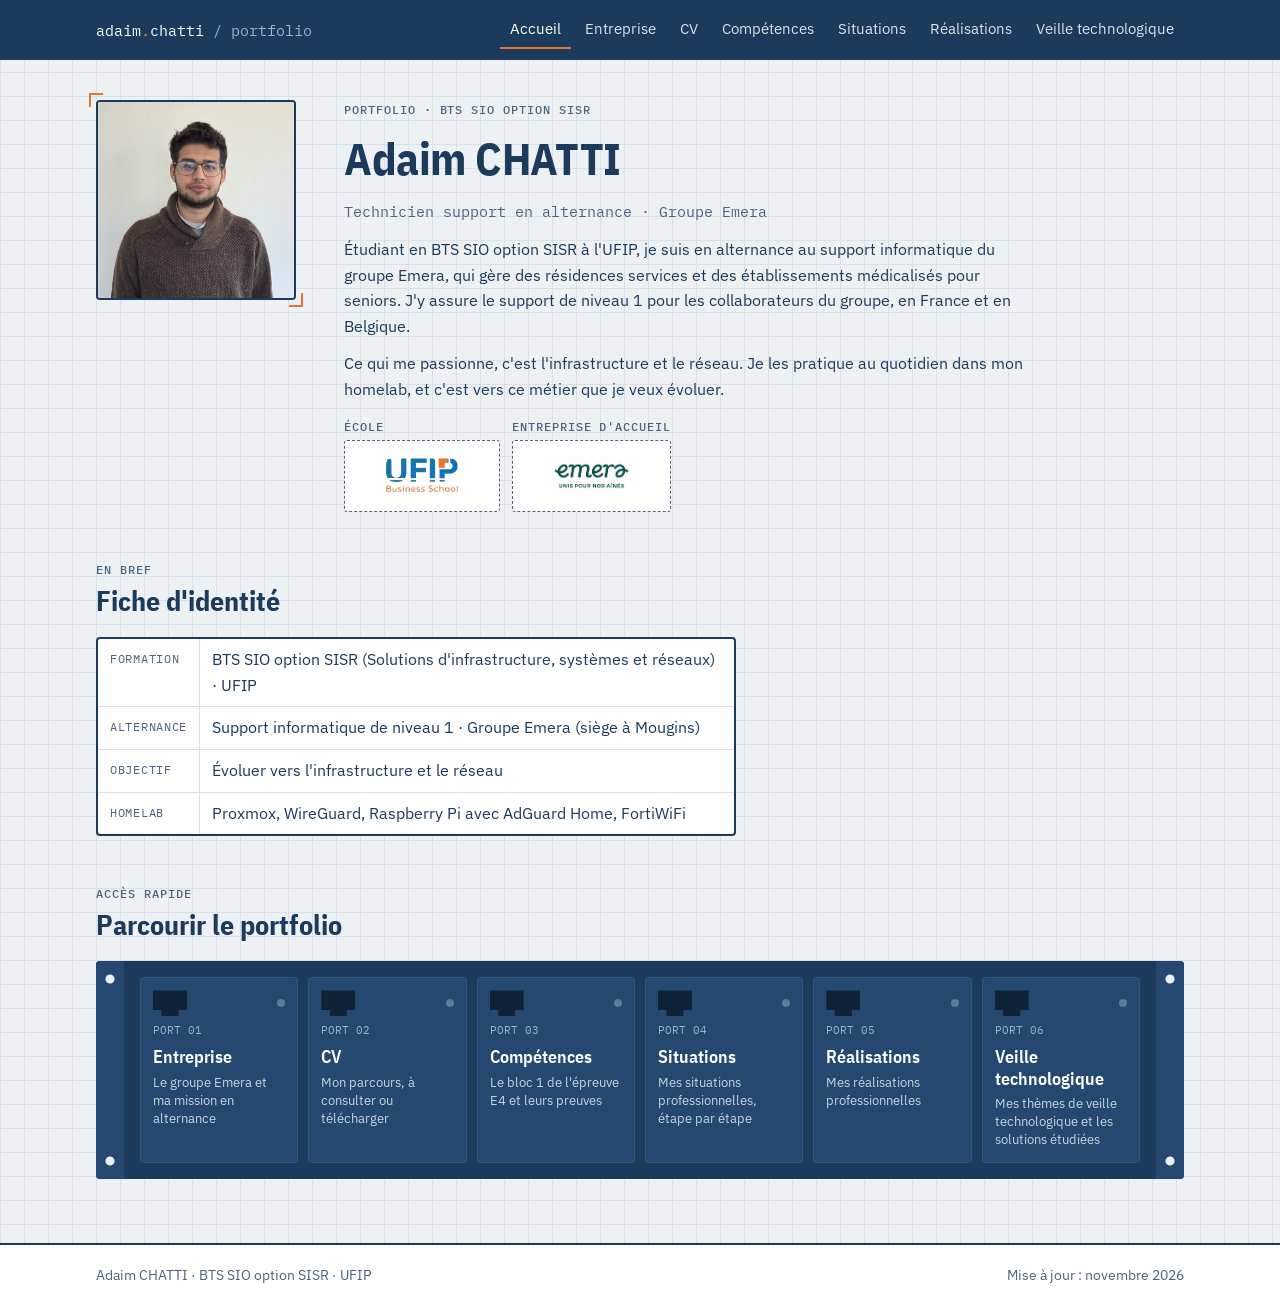
<file: index.html>
<!doctype html>
<html lang="fr">
<head>
  <meta charset="utf-8">
  <meta name="viewport" content="width=device-width, initial-scale=1, viewport-fit=cover">
  <title>Accueil · Adaim CHATTI</title>
  <link rel="stylesheet" href="assets/css/style.css">
</head>
<!-- Cette page est un modèle vide : son contenu est construit par assets/js/site.js
     à partir des fichiers du dossier contenu/. Ne pas écrire de texte ici. -->
<body data-page="accueil">
  <div id="entete"></div>
  <main id="contenu" class="conteneur">
    <noscript>Ce portfolio a besoin de JavaScript pour s'afficher.</noscript>
  </main>
  <div id="pied"></div>
  <script src="contenu/liste.js"></script>
  <script src="assets/js/site.js"></script>
</body>
</html>
</file>
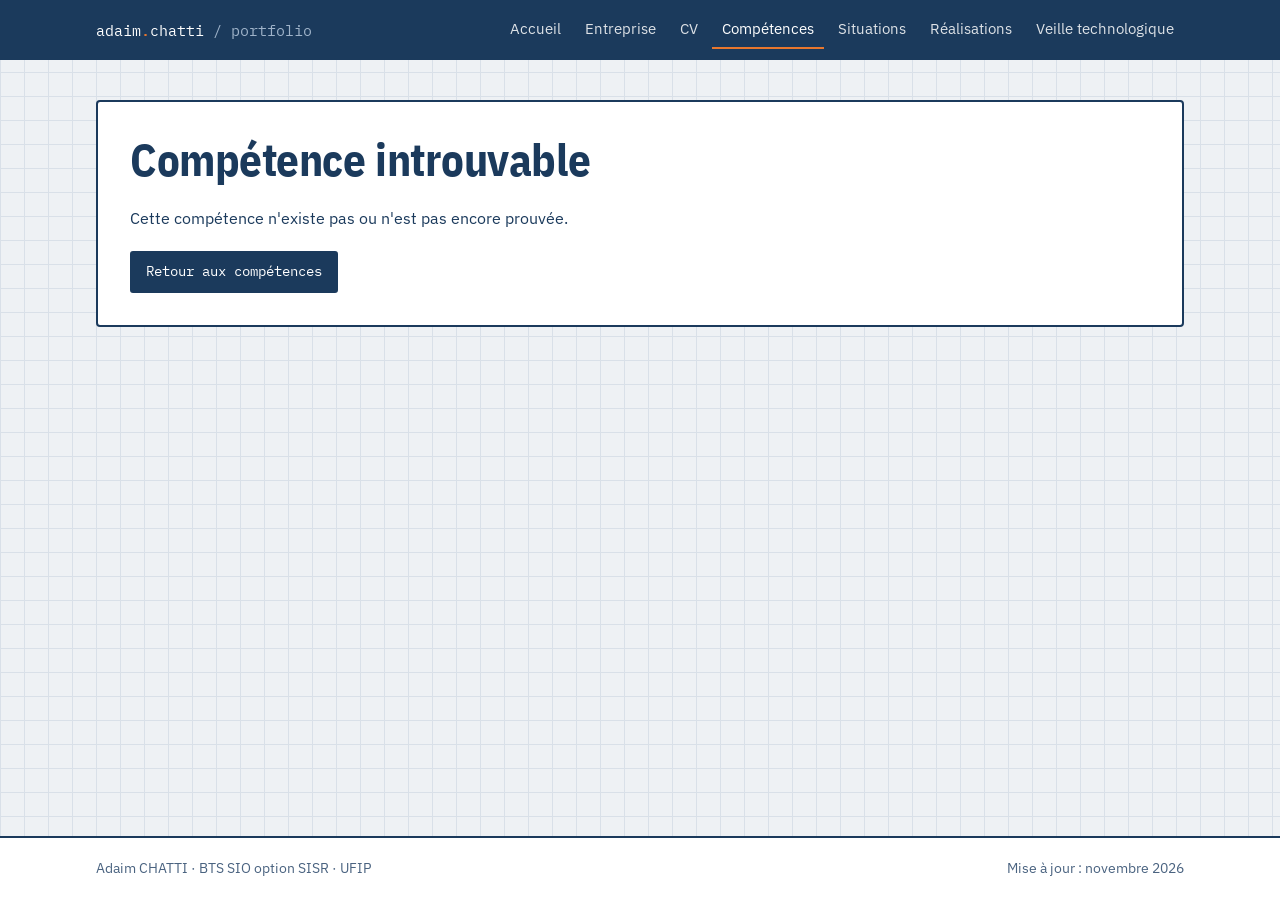
<file: competence.html>
<!doctype html>
<html lang="fr">
<head>
  <meta charset="utf-8">
  <meta name="viewport" content="width=device-width, initial-scale=1, viewport-fit=cover">
  <title>Compétence · Adaim CHATTI</title>
  <link rel="stylesheet" href="assets/css/style.css">
</head>
<!-- Cette page est un modèle vide : son contenu est construit par assets/js/site.js
     à partir des fichiers du dossier contenu/. Ne pas écrire de texte ici. -->
<body data-page="competence">
  <div id="entete"></div>
  <main id="contenu" class="conteneur">
    <noscript>Ce portfolio a besoin de JavaScript pour s'afficher.</noscript>
  </main>
  <div id="pied"></div>
  <script src="contenu/liste.js"></script>
  <script src="assets/js/site.js"></script>
</body>
</html>
</file>
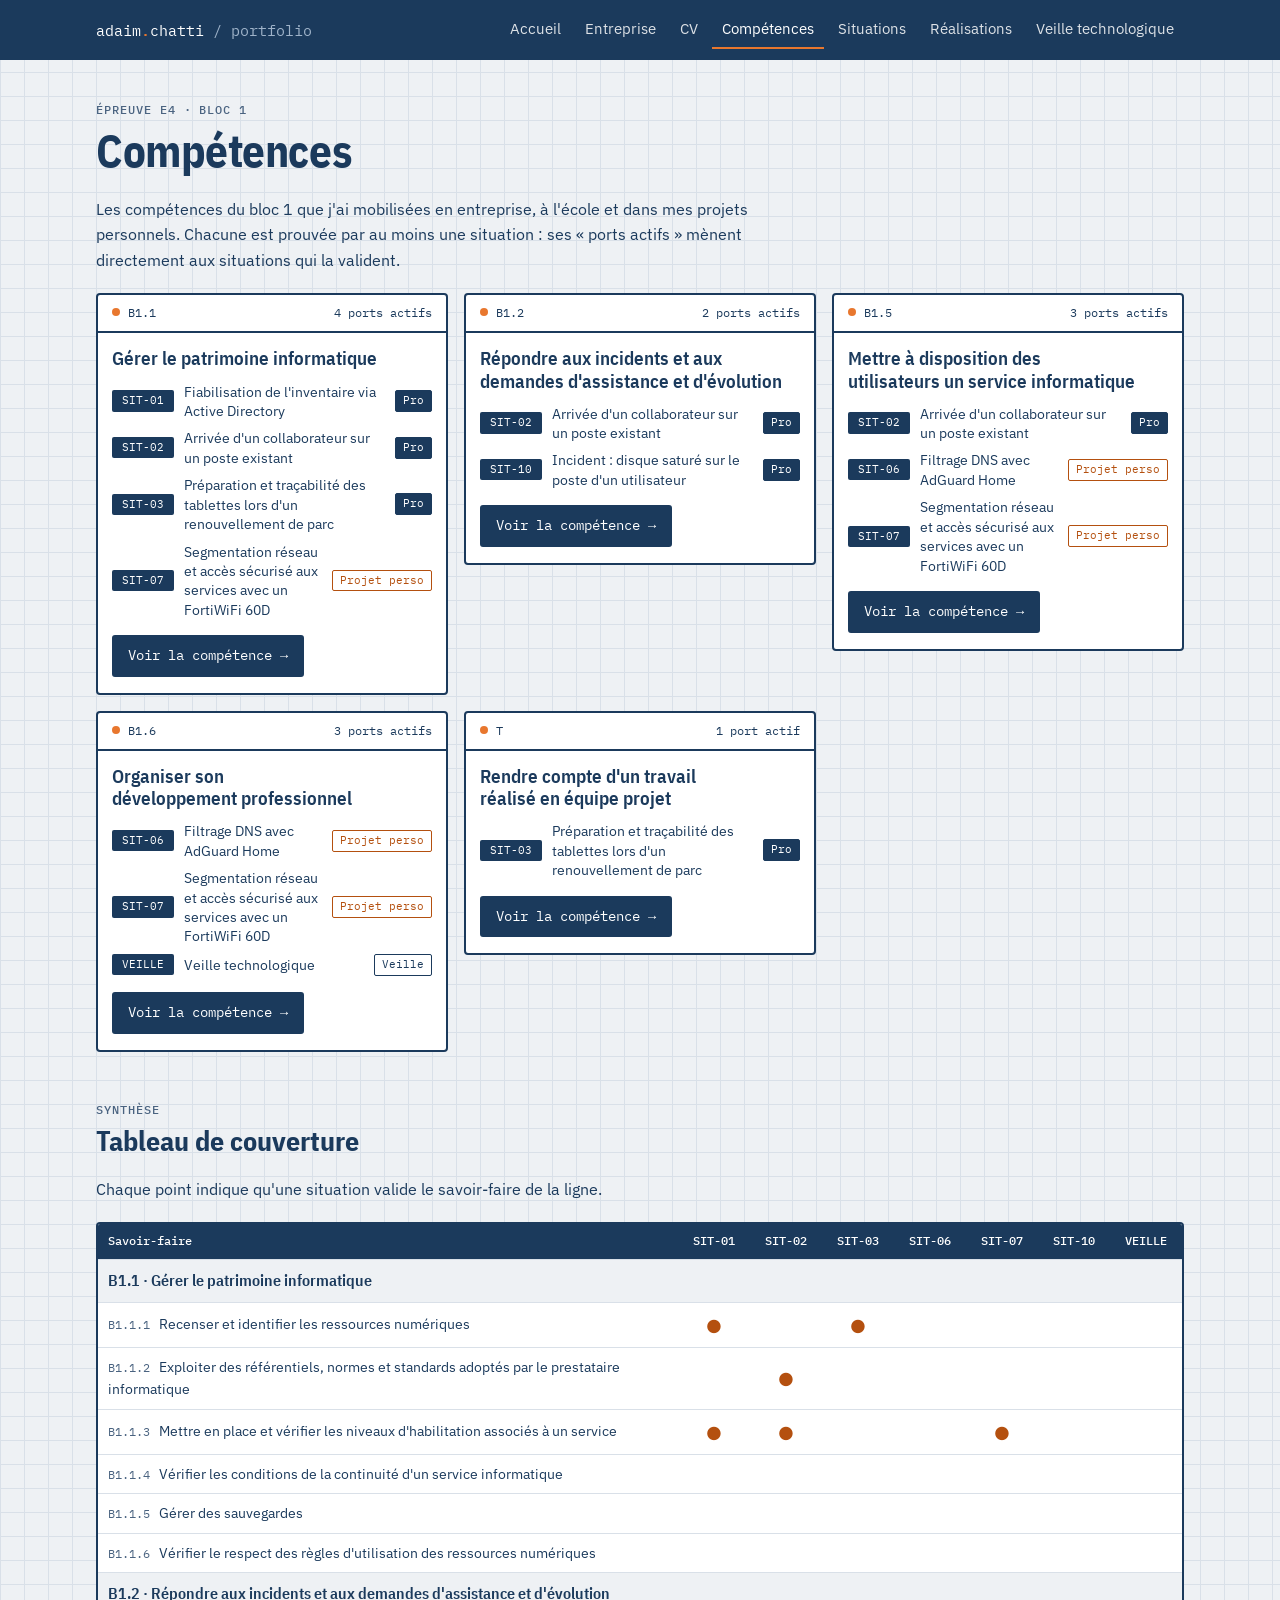
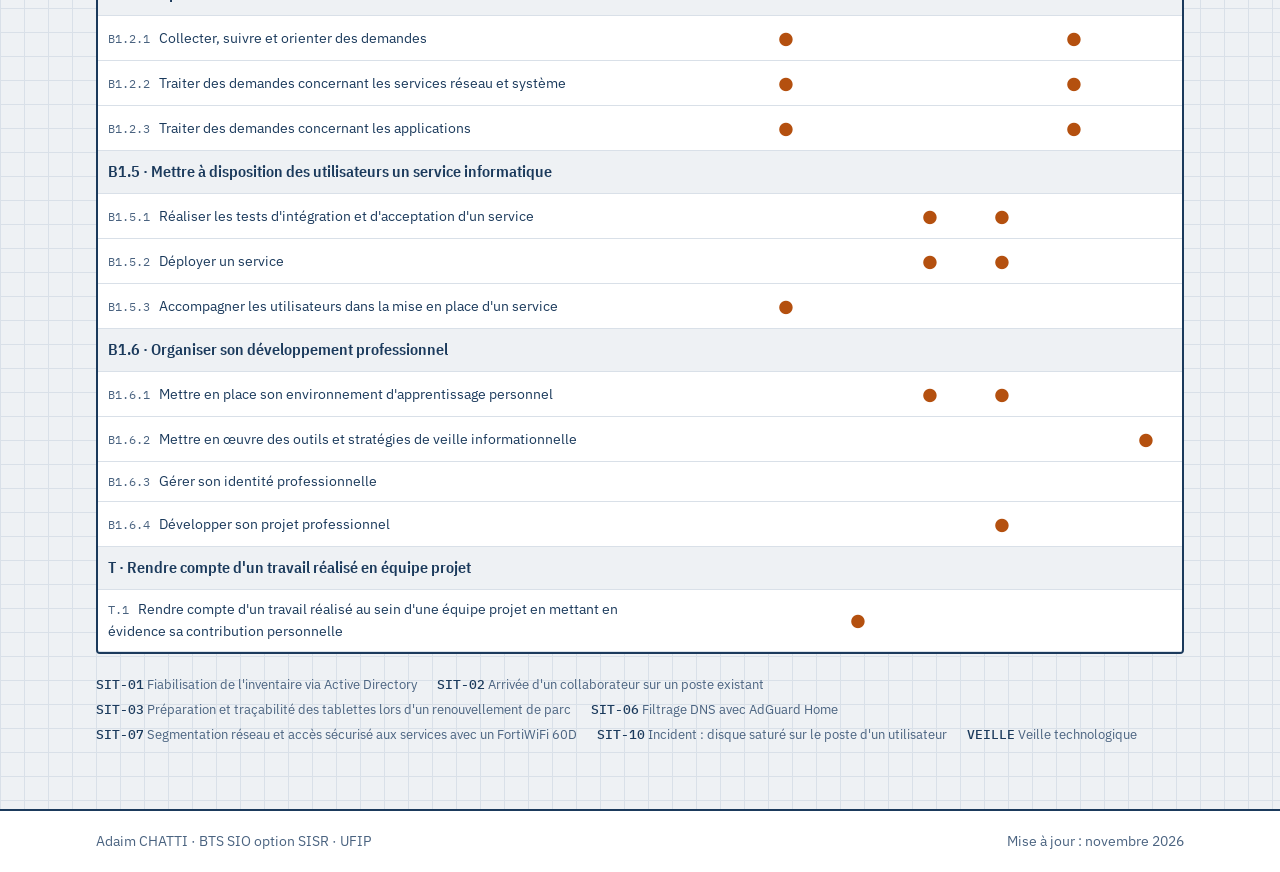
<file: competences.html>
<!doctype html>
<html lang="fr">
<head>
  <meta charset="utf-8">
  <meta name="viewport" content="width=device-width, initial-scale=1, viewport-fit=cover">
  <title>Compétences · Adaim CHATTI</title>
  <link rel="stylesheet" href="assets/css/style.css">
</head>
<!-- Cette page est un modèle vide : son contenu est construit par assets/js/site.js
     à partir des fichiers du dossier contenu/. Ne pas écrire de texte ici. -->
<body data-page="competences">
  <div id="entete"></div>
  <main id="contenu" class="conteneur">
    <noscript>Ce portfolio a besoin de JavaScript pour s'afficher.</noscript>
  </main>
  <div id="pied"></div>
  <script src="contenu/liste.js"></script>
  <script src="assets/js/site.js"></script>
</body>
</html>
</file>
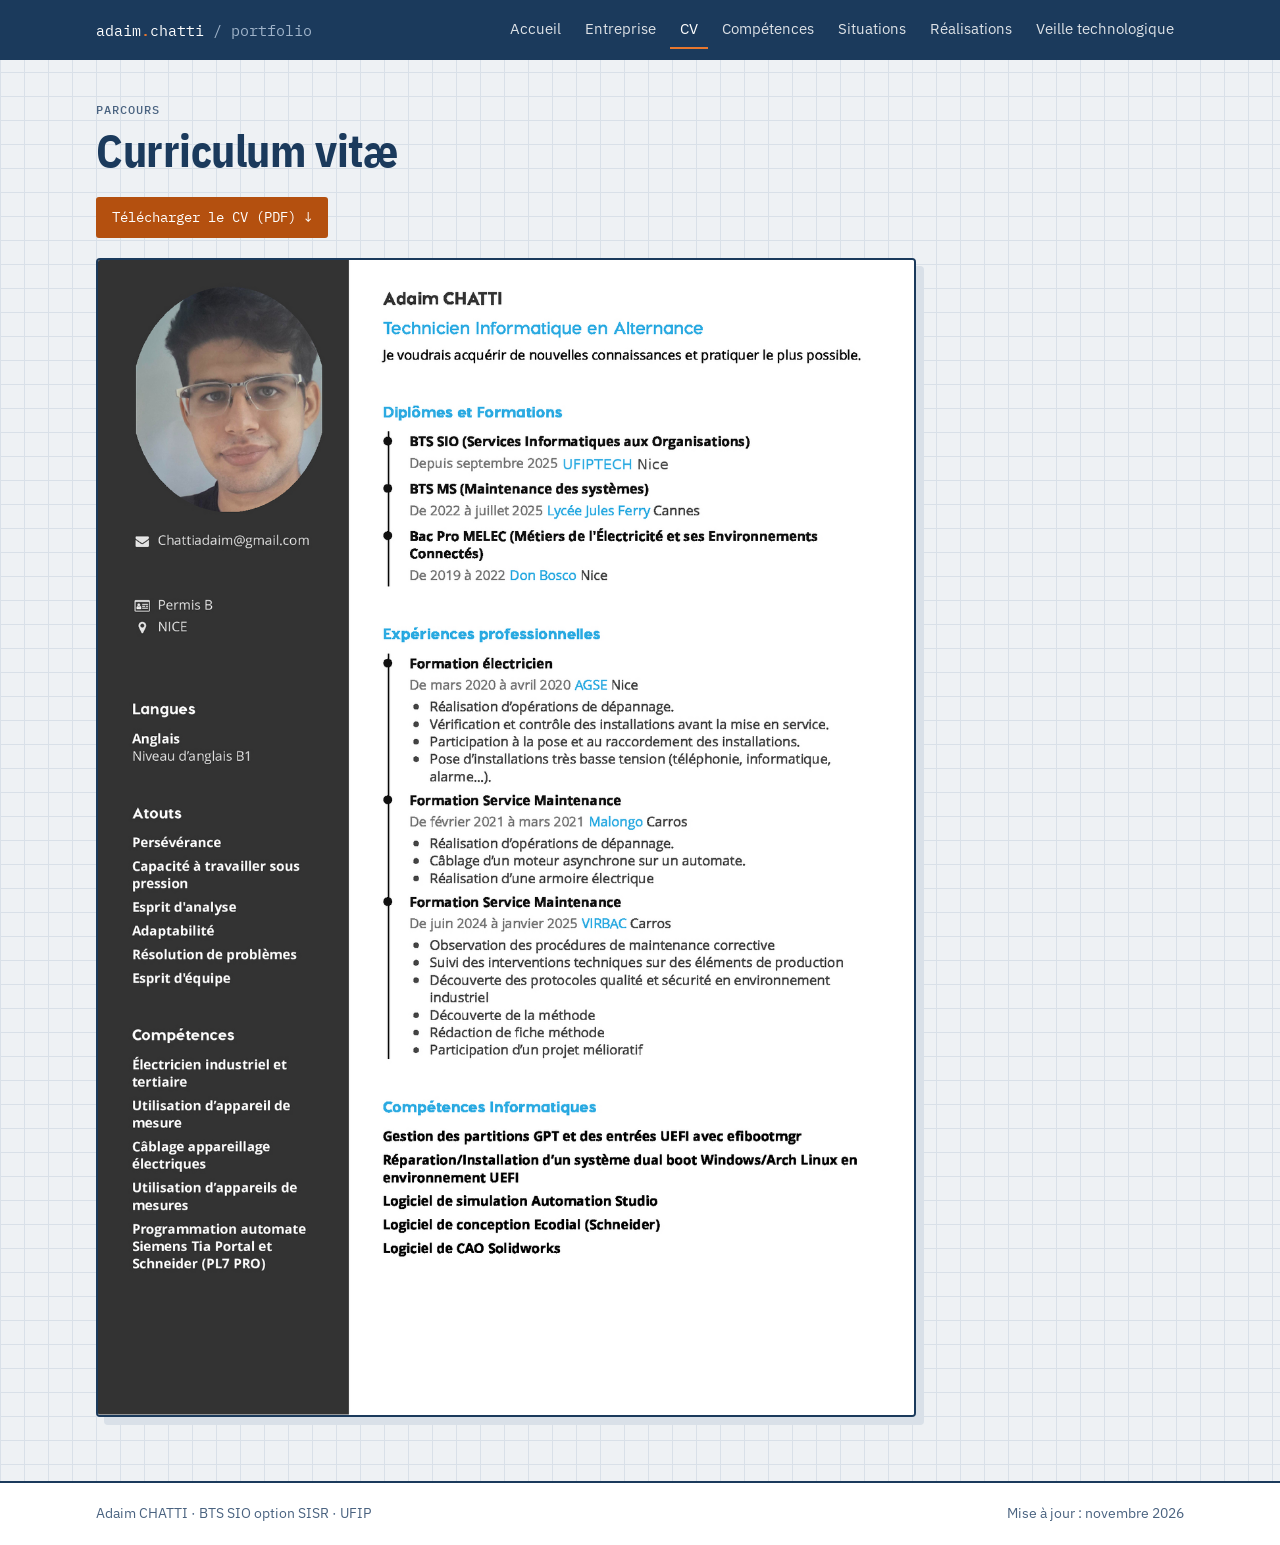
<file: cv.html>
<!doctype html>
<html lang="fr">
<head>
  <meta charset="utf-8">
  <meta name="viewport" content="width=device-width, initial-scale=1, viewport-fit=cover">
  <title>CV · Adaim CHATTI</title>
  <link rel="stylesheet" href="assets/css/style.css">
</head>
<!-- Cette page est un modèle vide : son contenu est construit par assets/js/site.js
     à partir des fichiers du dossier contenu/. Ne pas écrire de texte ici. -->
<body data-page="cv">
  <div id="entete"></div>
  <main id="contenu" class="conteneur">
    <noscript>Ce portfolio a besoin de JavaScript pour s'afficher.</noscript>
  </main>
  <div id="pied"></div>
  <script src="contenu/liste.js"></script>
  <script src="assets/js/site.js"></script>
</body>
</html>
</file>
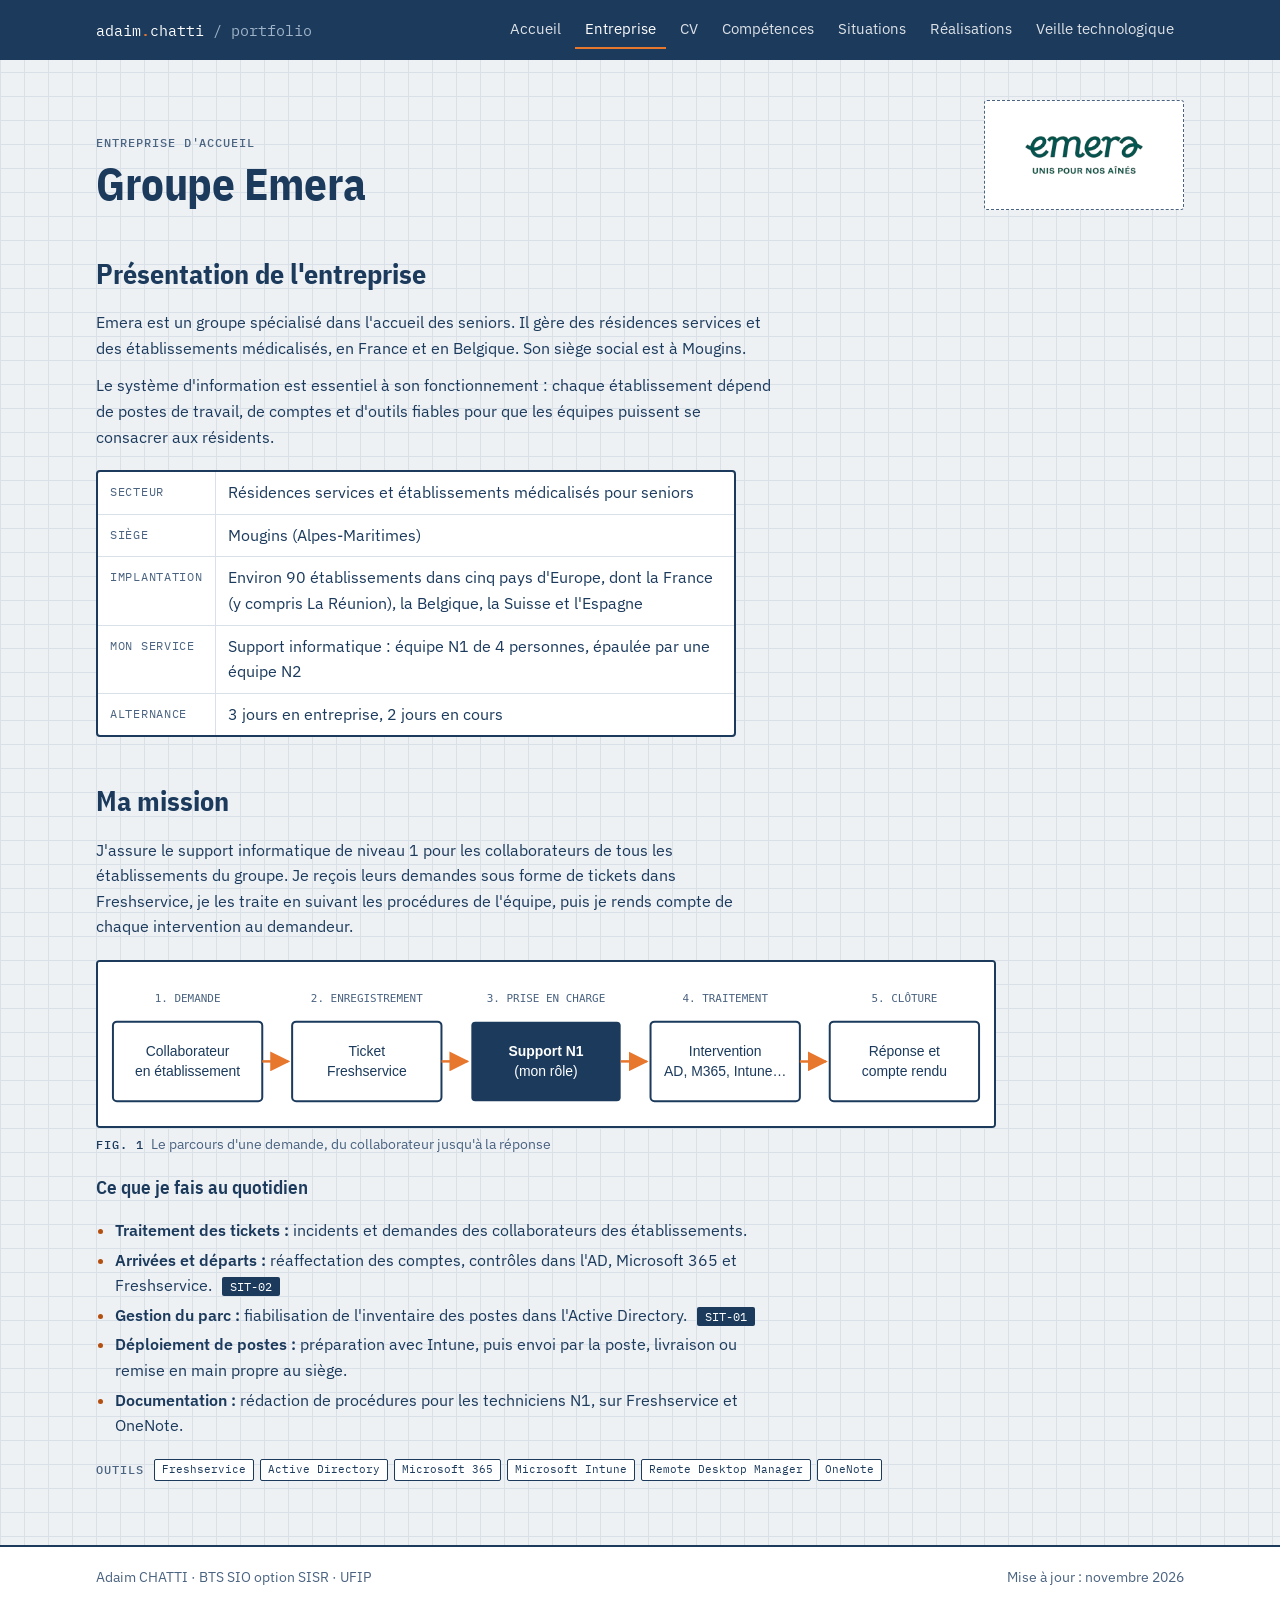
<file: entreprise.html>
<!doctype html>
<html lang="fr">
<head>
  <meta charset="utf-8">
  <meta name="viewport" content="width=device-width, initial-scale=1, viewport-fit=cover">
  <title>Entreprise · Adaim CHATTI</title>
  <link rel="stylesheet" href="assets/css/style.css">
</head>
<!-- Cette page est un modèle vide : son contenu est construit par assets/js/site.js
     à partir des fichiers du dossier contenu/. Ne pas écrire de texte ici. -->
<body data-page="entreprise">
  <div id="entete"></div>
  <main id="contenu" class="conteneur">
    <noscript>Ce portfolio a besoin de JavaScript pour s'afficher.</noscript>
  </main>
  <div id="pied"></div>
  <script src="contenu/liste.js"></script>
  <script src="assets/js/site.js"></script>
</body>
</html>
</file>
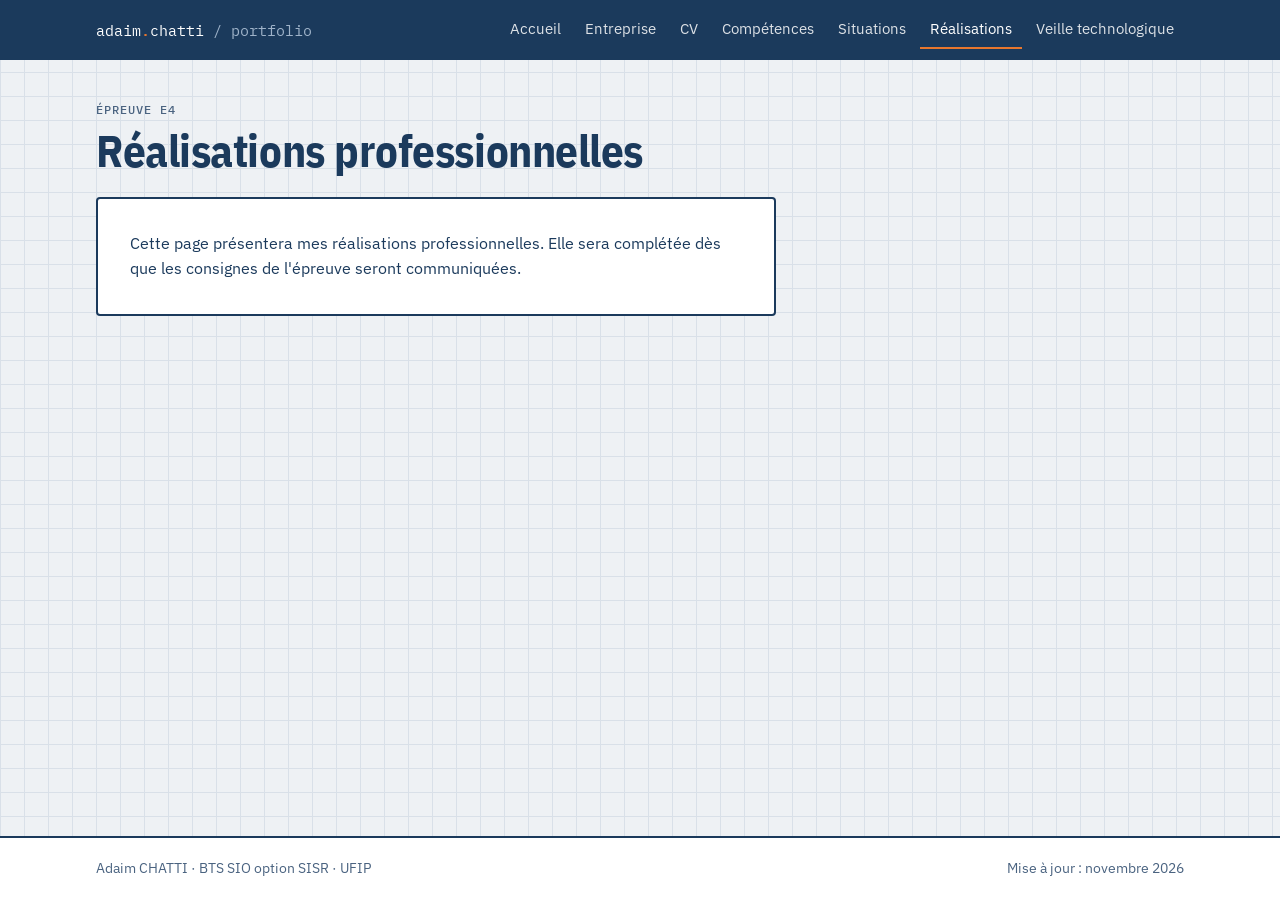
<file: realisations.html>
<!doctype html>
<html lang="fr">
<head>
  <meta charset="utf-8">
  <meta name="viewport" content="width=device-width, initial-scale=1, viewport-fit=cover">
  <title>Réalisations professionnelles · Adaim CHATTI</title>
  <link rel="stylesheet" href="assets/css/style.css">
</head>
<!-- Cette page est un modèle vide : son contenu est construit par assets/js/site.js
     à partir des fichiers du dossier contenu/. Ne pas écrire de texte ici. -->
<body data-page="realisations">
  <div id="entete"></div>
  <main id="contenu" class="conteneur">
    <noscript>Ce portfolio a besoin de JavaScript pour s'afficher.</noscript>
  </main>
  <div id="pied"></div>
  <script src="contenu/liste.js"></script>
  <script src="assets/js/site.js"></script>
</body>
</html>
</file>
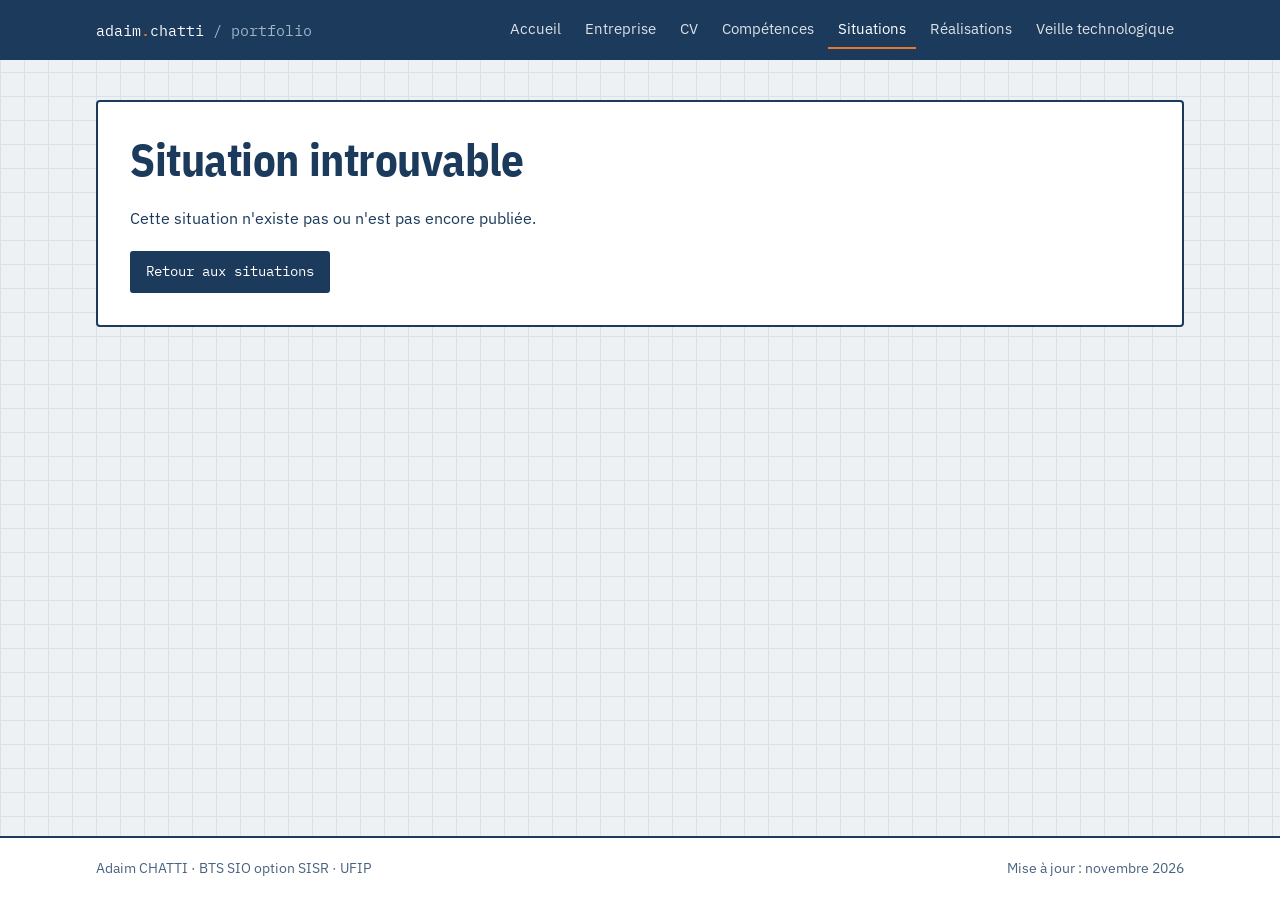
<file: situation.html>
<!doctype html>
<html lang="fr">
<head>
  <meta charset="utf-8">
  <meta name="viewport" content="width=device-width, initial-scale=1, viewport-fit=cover">
  <title>Situation professionnelle · Adaim CHATTI</title>
  <link rel="stylesheet" href="assets/css/style.css">
</head>
<!-- Cette page est un modèle vide : son contenu est construit par assets/js/site.js
     à partir des fichiers du dossier contenu/. Ne pas écrire de texte ici. -->
<body data-page="situation">
  <div id="entete"></div>
  <main id="contenu" class="conteneur">
    <noscript>Ce portfolio a besoin de JavaScript pour s'afficher.</noscript>
  </main>
  <div id="pied"></div>
  <script src="contenu/liste.js"></script>
  <script src="assets/js/site.js"></script>
</body>
</html>
</file>
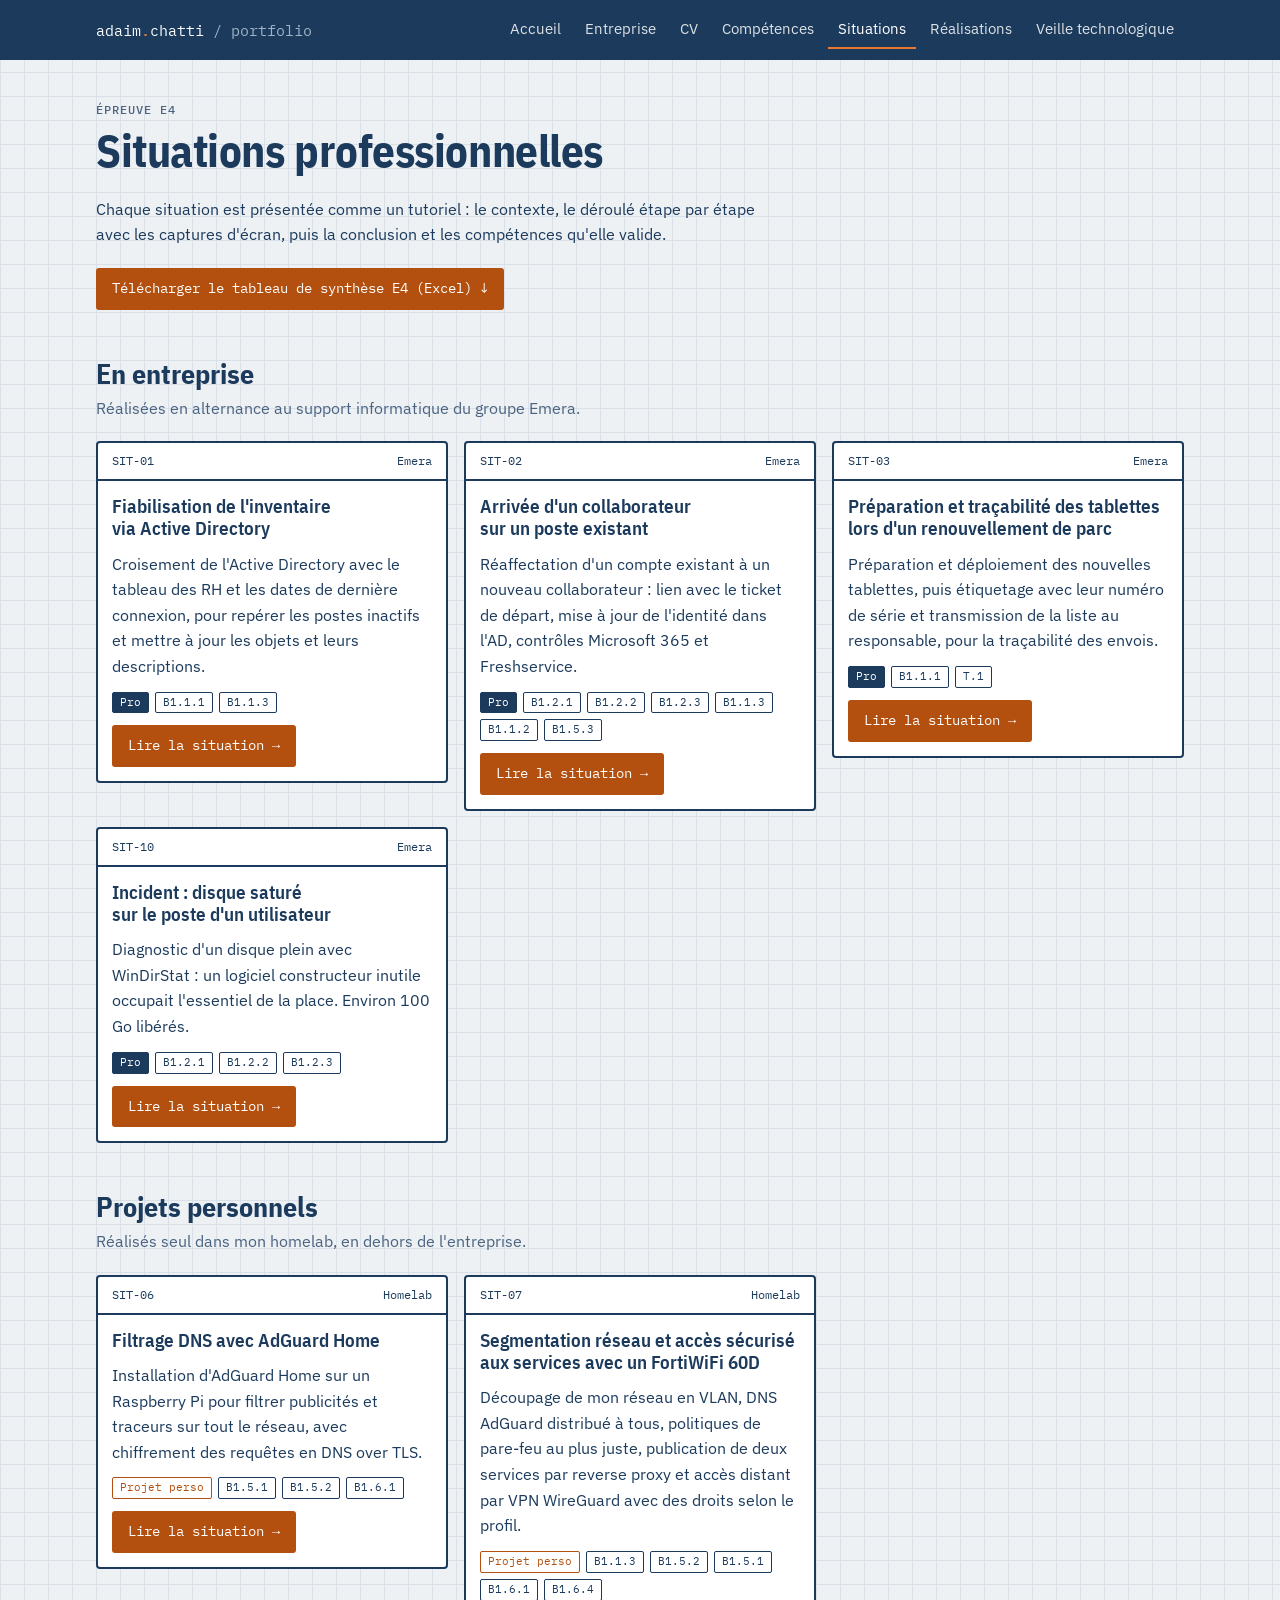
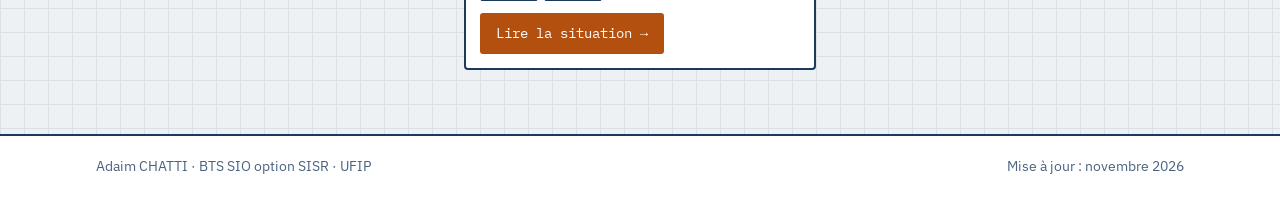
<file: situations.html>
<!doctype html>
<html lang="fr">
<head>
  <meta charset="utf-8">
  <meta name="viewport" content="width=device-width, initial-scale=1, viewport-fit=cover">
  <title>Situations professionnelles · Adaim CHATTI</title>
  <link rel="stylesheet" href="assets/css/style.css">
</head>
<!-- Cette page est un modèle vide : son contenu est construit par assets/js/site.js
     à partir des fichiers du dossier contenu/. Ne pas écrire de texte ici. -->
<body data-page="situations">
  <div id="entete"></div>
  <main id="contenu" class="conteneur">
    <noscript>Ce portfolio a besoin de JavaScript pour s'afficher.</noscript>
  </main>
  <div id="pied"></div>
  <script src="contenu/liste.js"></script>
  <script src="assets/js/site.js"></script>
</body>
</html>
</file>
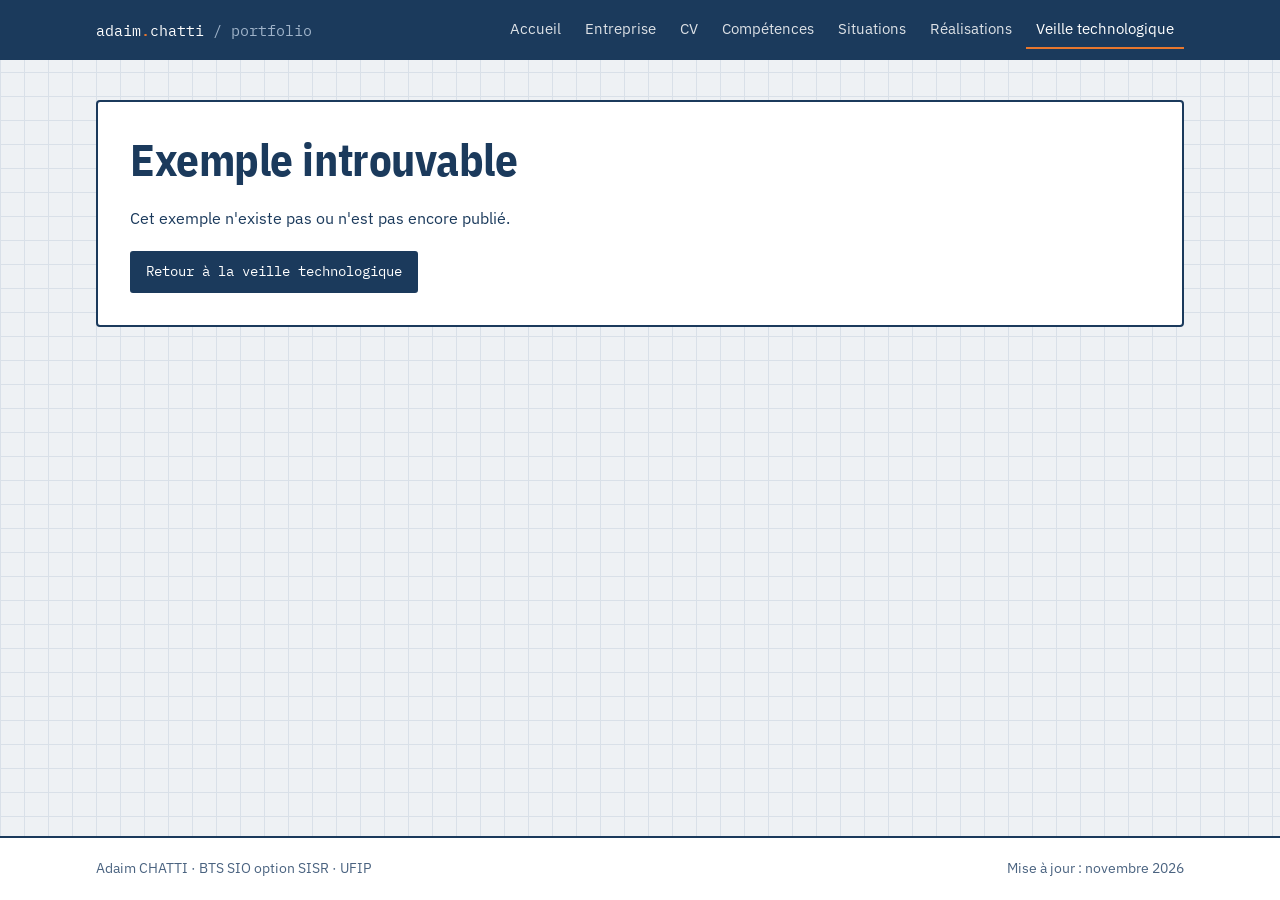
<file: veille-exemple.html>
<!doctype html>
<html lang="fr">
<head>
  <meta charset="utf-8">
  <meta name="viewport" content="width=device-width, initial-scale=1, viewport-fit=cover">
  <title>Veille technologique · Adaim CHATTI</title>
  <link rel="stylesheet" href="assets/css/style.css">
</head>
<!-- Cette page est un modèle vide : son contenu est construit par assets/js/site.js
     à partir des fichiers du dossier contenu/. Ne pas écrire de texte ici. -->
<body data-page="veille-exemple">
  <div id="entete"></div>
  <main id="contenu" class="conteneur">
    <noscript>Ce portfolio a besoin de JavaScript pour s'afficher.</noscript>
  </main>
  <div id="pied"></div>
  <script src="contenu/liste.js"></script>
  <script src="assets/js/site.js"></script>
</body>
</html>
</file>
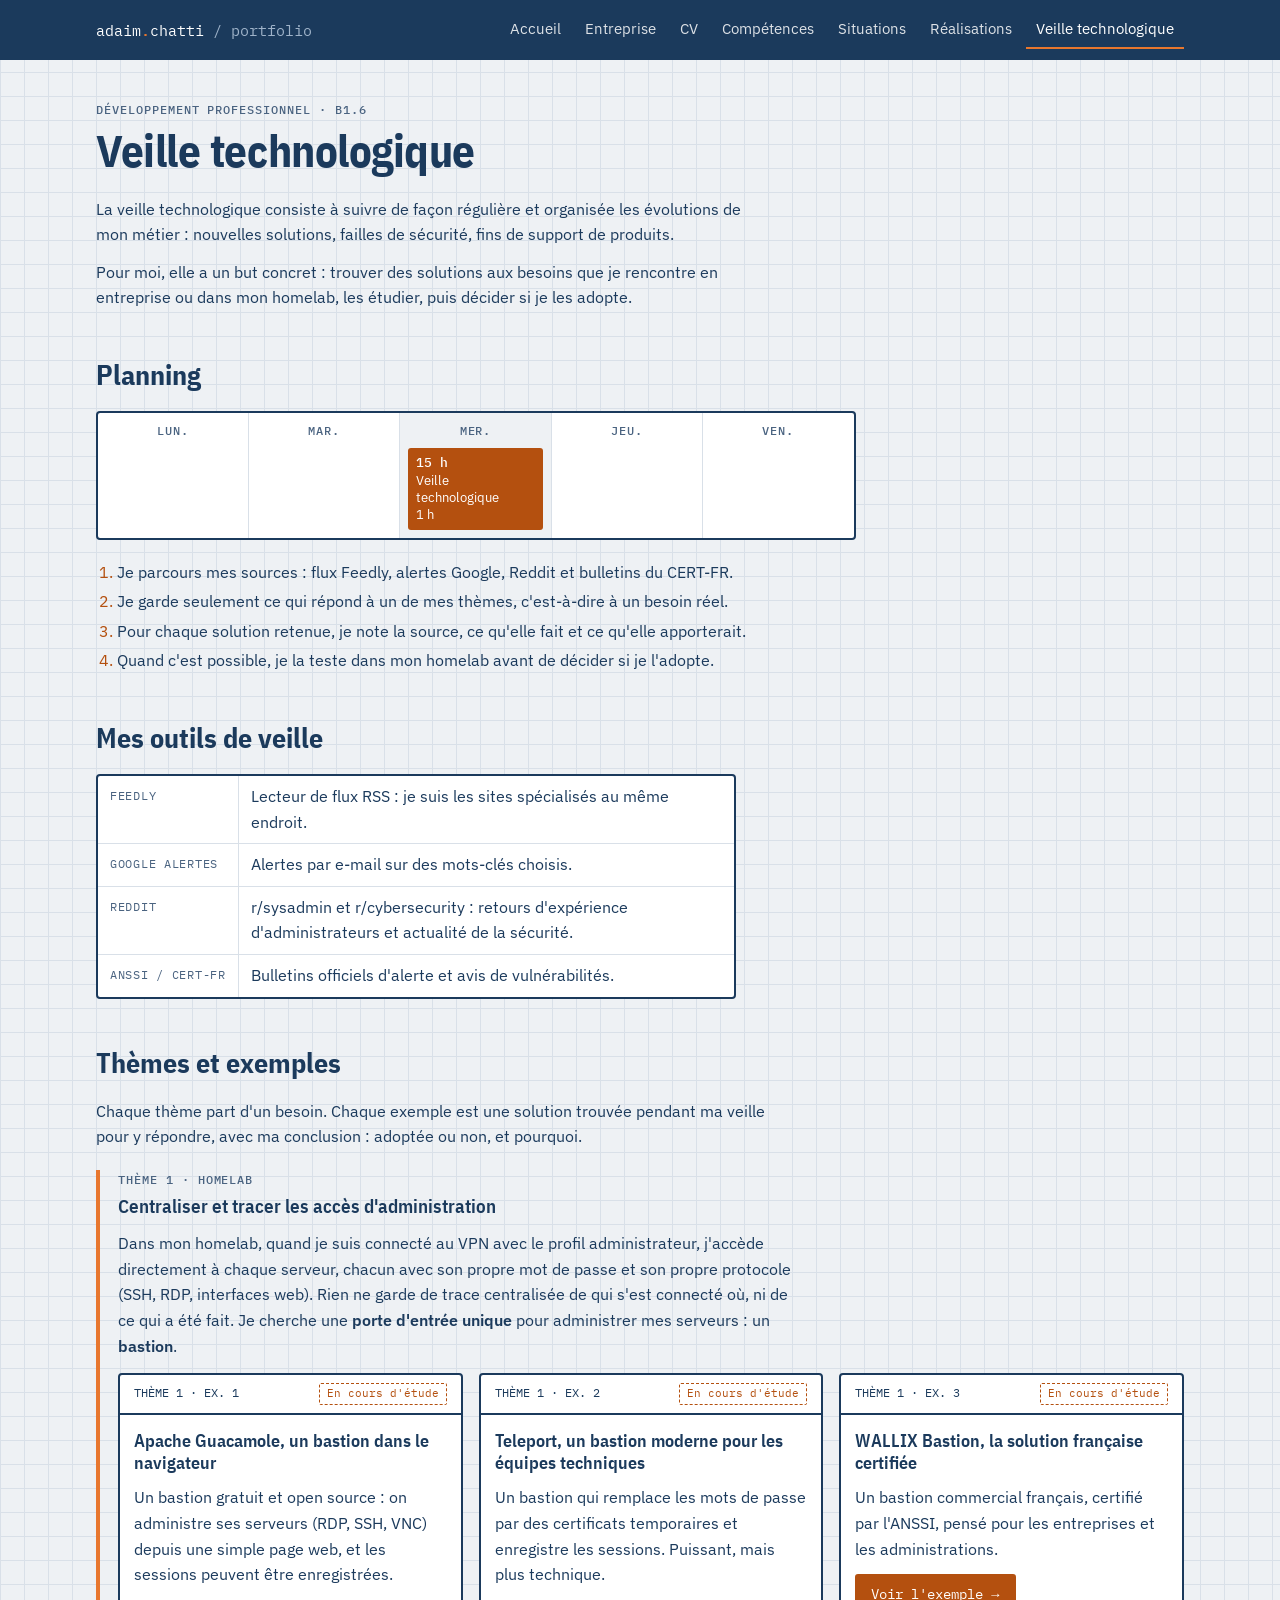
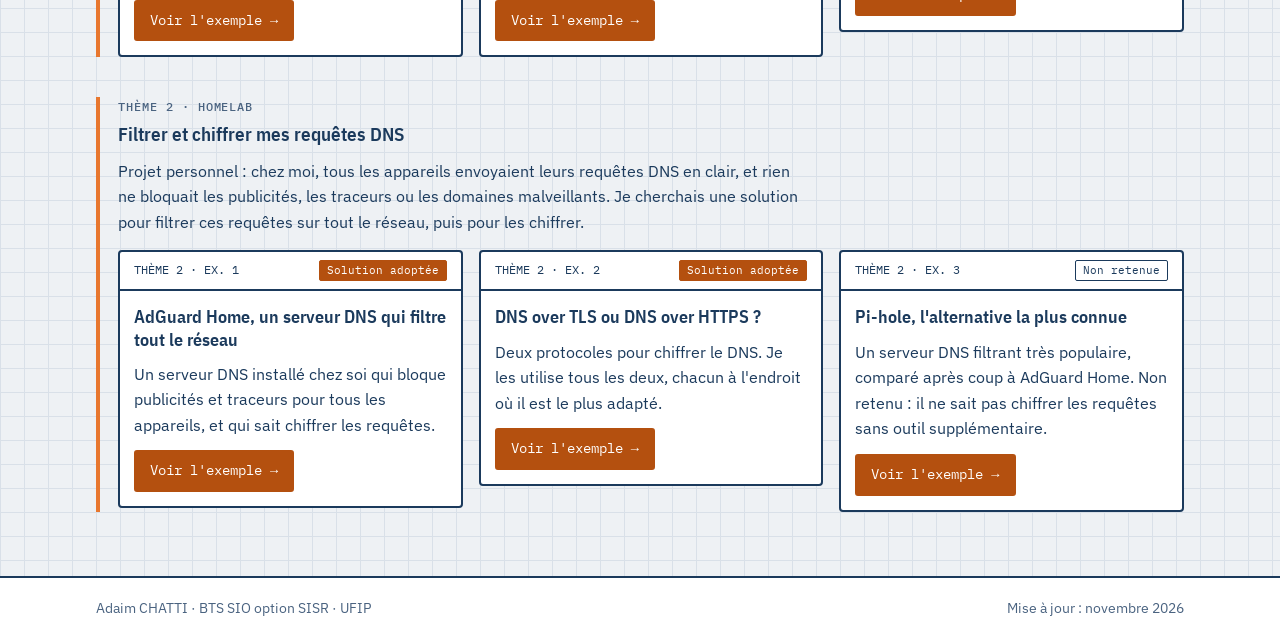
<file: veille.html>
<!doctype html>
<html lang="fr">
<head>
  <meta charset="utf-8">
  <meta name="viewport" content="width=device-width, initial-scale=1, viewport-fit=cover">
  <title>Veille technologique · Adaim CHATTI</title>
  <link rel="stylesheet" href="assets/css/style.css">
</head>
<!-- Cette page est un modèle vide : son contenu est construit par assets/js/site.js
     à partir des fichiers du dossier contenu/. Ne pas écrire de texte ici. -->
<body data-page="veille">
  <div id="entete"></div>
  <main id="contenu" class="conteneur">
    <noscript>Ce portfolio a besoin de JavaScript pour s'afficher.</noscript>
  </main>
  <div id="pied"></div>
  <script src="contenu/liste.js"></script>
  <script src="assets/js/site.js"></script>
</body>
</html>
</file>
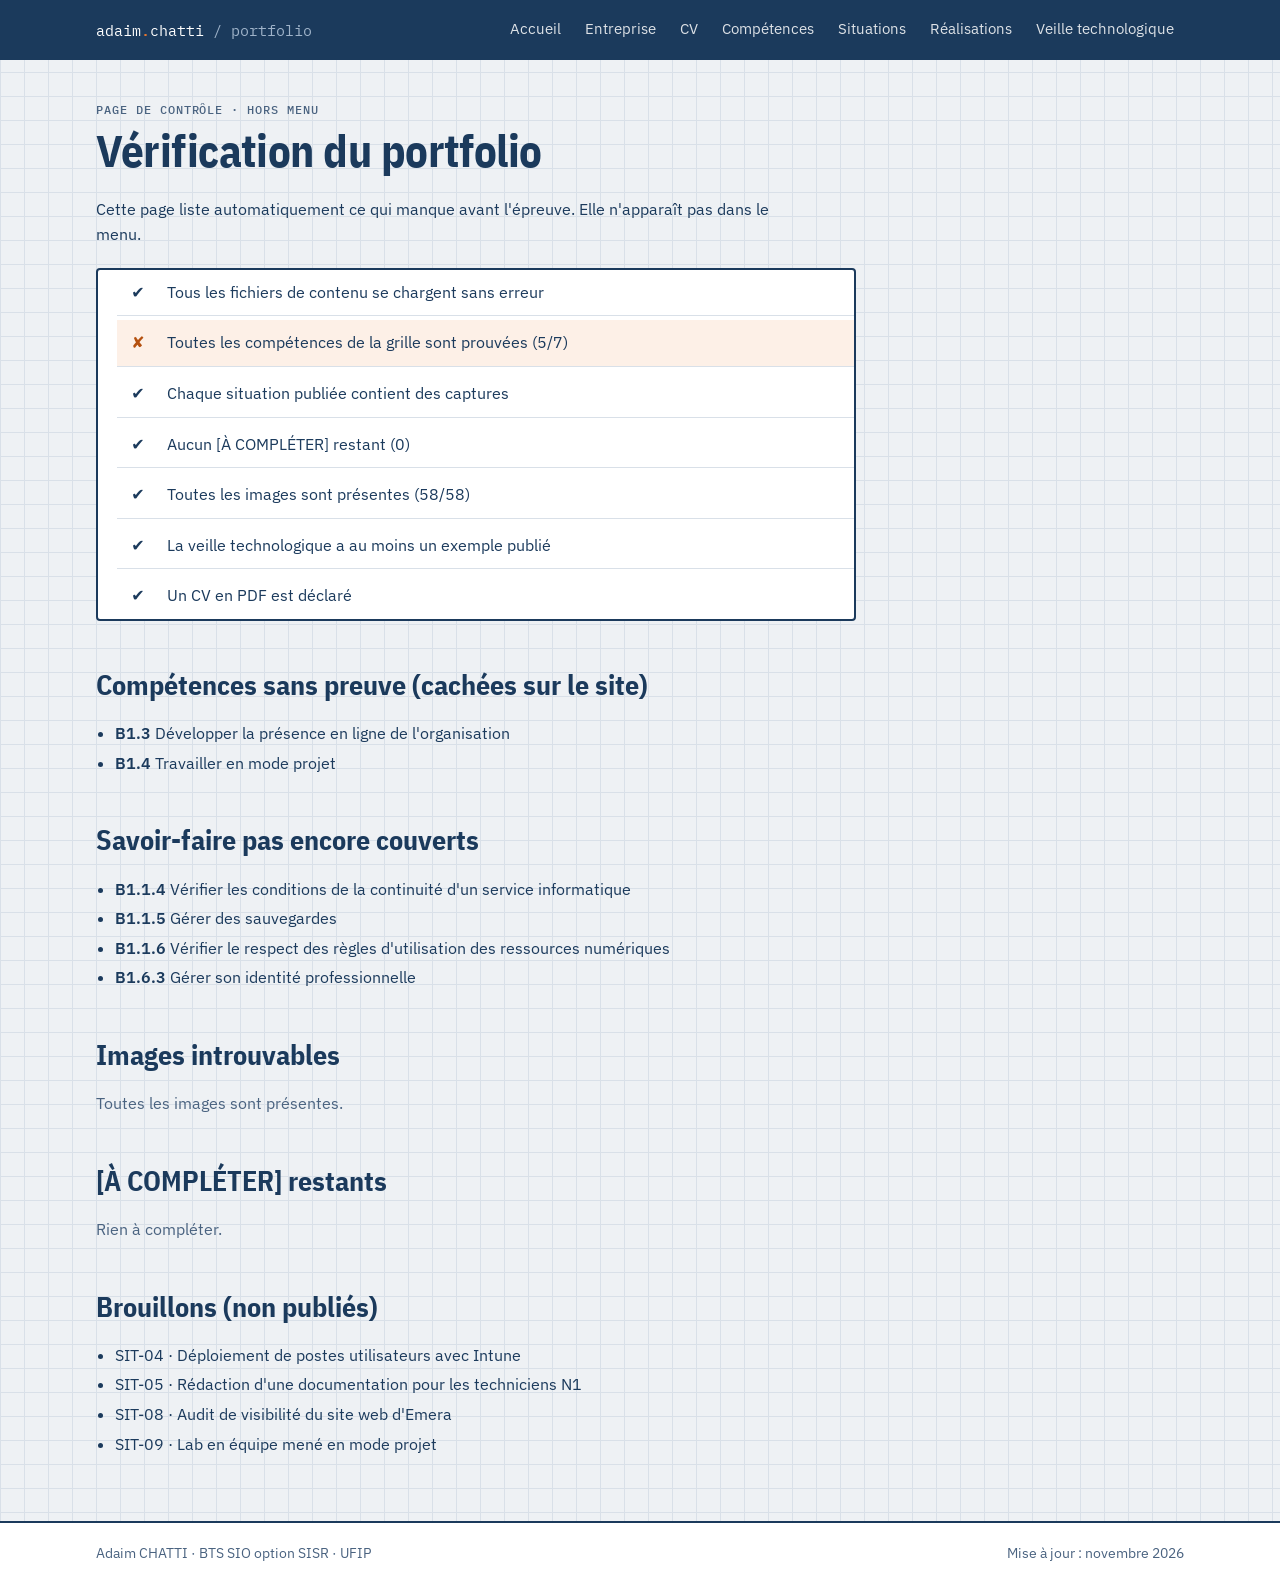
<file: verification.html>
<!doctype html>
<html lang="fr">
<head>
  <meta charset="utf-8">
  <meta name="viewport" content="width=device-width, initial-scale=1, viewport-fit=cover">
  <title>Vérification · Adaim CHATTI</title>
  <meta name="robots" content="noindex">
  <link rel="stylesheet" href="assets/css/style.css">
</head>
<!-- Cette page est un modèle vide : son contenu est construit par assets/js/site.js
     à partir des fichiers du dossier contenu/. Ne pas écrire de texte ici. -->
<body data-page="verification">
  <div id="entete"></div>
  <main id="contenu" class="conteneur">
    <noscript>Ce portfolio a besoin de JavaScript pour s'afficher.</noscript>
  </main>
  <div id="pied"></div>
  <script src="contenu/liste.js"></script>
  <script src="assets/js/site.js"></script>
</body>
</html>
</file>
<file: assets/css/style.css>
/* ==========================================================================
   style.css : la mise en page du portfolio (direction « Plan réseau »)
   --------------------------------------------------------------------------
   Aucune couleur n'est écrite en dur ailleurs que dans le bloc :root
   ci-dessous. Pour changer une couleur, on change UNIQUEMENT ici.

   Palette (consigne du prof : 2 à 3 couleurs hors noir et blanc) :
     - Bleu encre     #1B3A5C  → couleur principale (texte, cadres, menu)
     - Orange signal  #E8772E  → couleur d'accent (ce qui attire l'œil)
     - Fond papier    #EEF1F4  → fond quadrillé façon schéma technique
   Les autres valeurs sont des nuances de ces trois couleurs.
   ========================================================================== */

/* ---------- Polices (fichiers locaux : le site marche même hors ligne) ---------- */
@font-face { font-family: "Plex Sans"; src: url("../polices/ibm-plex-sans-latin-400-normal.woff2") format("woff2"); font-weight: 400; font-style: normal; font-display: swap; }
@font-face { font-family: "Plex Sans"; src: url("../polices/ibm-plex-sans-latin-400-italic.woff2") format("woff2"); font-weight: 400; font-style: italic; font-display: swap; }
@font-face { font-family: "Plex Sans"; src: url("../polices/ibm-plex-sans-latin-600-normal.woff2") format("woff2"); font-weight: 600; font-style: normal; font-display: swap; }
@font-face { font-family: "Plex Condensed"; src: url("../polices/ibm-plex-sans-condensed-latin-600-normal.woff2") format("woff2"); font-weight: 600; font-display: swap; }
@font-face { font-family: "Plex Condensed"; src: url("../polices/ibm-plex-sans-condensed-latin-700-normal.woff2") format("woff2"); font-weight: 700; font-display: swap; }
@font-face { font-family: "Plex Mono"; src: url("../polices/ibm-plex-mono-latin-400-normal.woff2") format("woff2"); font-weight: 400; font-display: swap; }
@font-face { font-family: "Plex Mono"; src: url("../polices/ibm-plex-mono-latin-500-normal.woff2") format("woff2"); font-weight: 500; font-display: swap; }

/* ---------- Variables : couleurs, polices, tailles ---------- */
:root {
  /* Couleurs */
  --encre: #1b3a5c;         /* bleu encre : couleur principale */
  --encre-doux: #4a6380;    /* bleu encre éclairci : textes secondaires */
  --encre-moyen: #24486f;   /* bleu encre un peu plus clair : fonds des ports */
  --encre-trait: #d9e0e8;   /* bleu encre très pâle : quadrillage, filets */
  --signal: #e8772e;        /* orange signal : accent */
  --signal-fonce: #b4500f;  /* orange foncé : texte orange lisible sur blanc */
  --papier: #eef1f4;        /* fond quadrillé */
  --blanc: #ffffff;

  /* Polices */
  --police-titre: "Plex Condensed", "Arial Narrow", system-ui, sans-serif;
  --police-texte: "Plex Sans", system-ui, -apple-system, "Segoe UI", sans-serif;
  --police-mono: "Plex Mono", ui-monospace, "Consolas", monospace;

  /* Mise en page */
  --largeur-max: 1120px;
  --largeur-texte: 68ch;
  --gouttiere: 16px;
  color-scheme: light;
}

/* ---------- Base ---------- */
*, *::before, *::after { box-sizing: border-box; }

html { -webkit-text-size-adjust: 100%; }

body {
  margin: 0;
  font-family: var(--police-texte);
  font-size: 1rem;
  line-height: 1.6;
  color: var(--encre);
  /* Fond quadrillé façon papier millimétré de schéma réseau */
  background-color: var(--papier);
  background-image:
    linear-gradient(var(--encre-trait) 1px, transparent 1px),
    linear-gradient(90deg, var(--encre-trait) 1px, transparent 1px);
  background-size: 24px 24px;
  min-height: 100vh;
  display: flex;
  flex-direction: column;
}

img { max-width: 100%; height: auto; display: block; }

a { color: var(--encre); text-decoration-color: var(--signal); text-underline-offset: 3px; text-decoration-thickness: 2px; }
a:hover { color: var(--signal-fonce); }
:focus-visible { outline: 3px solid var(--signal); outline-offset: 2px; }

h1, h2, h3 { font-family: var(--police-titre); line-height: 1.15; text-wrap: balance; margin: 0; }
h1 { font-size: clamp(2rem, 5vw, 2.8rem); font-weight: 700; letter-spacing: -0.01em; }
h2 { font-size: clamp(1.4rem, 3vw, 1.75rem); font-weight: 700; }
h3 { font-size: 1.2rem; font-weight: 600; }
p { margin: 0; }
code { font-family: var(--police-mono); font-size: 0.9em; background: var(--papier); padding: 1px 5px; border-radius: 3px; }

/* Petit libellé technique en majuscules (ex. « COMPÉTENCES · BLOC 1 ») */
.libelle {
  font-family: var(--police-mono);
  font-size: 0.75rem;
  font-weight: 500;
  letter-spacing: 0.08em;
  text-transform: uppercase;
  color: var(--encre-doux);
}

/* Conteneur centré, avec marges latérales (téléphones à encoche compris) */
.conteneur {
  width: 100%;
  max-width: var(--largeur-max);
  margin: 0 auto;
  padding-left: max(var(--gouttiere), env(safe-area-inset-left, 0px));
  padding-right: max(var(--gouttiere), env(safe-area-inset-right, 0px));
}

main { flex: 1; padding-block: 40px 64px; display: grid; gap: 48px; align-content: start; }

/* ==========================================================================
   EN-TÊTE ET MENU (identiques sur toutes les pages, construits par site.js)
   ========================================================================== */
.entete {
  position: sticky;
  top: env(safe-area-inset-top, 0px);
  z-index: 20;
  background: var(--encre);
  color: var(--blanc);
}
/* Bande au-dessus de l'en-tête sur les téléphones à encoche */
body::before { content: ""; position: fixed; inset: 0 0 auto; height: env(safe-area-inset-top, 0px); z-index: 21; background: var(--encre); }

.entete-interieur {
  display: flex;
  align-items: center;
  justify-content: space-between;
  gap: 16px;
  min-height: 60px;
}

.marque {
  font-family: var(--police-mono);
  font-size: 0.95rem;
  color: var(--blanc);
  text-decoration: none;
  white-space: nowrap;
}
.marque b { color: var(--signal); font-weight: 500; }
.marque span { color: #9fb3c9; }
.marque:hover { color: var(--blanc); }

.menu ul { list-style: none; margin: 0; padding: 0; display: flex; flex-wrap: wrap; gap: 2px 4px; }
.menu a {
  display: block;
  padding: 6px 10px;
  color: var(--blanc);
  text-decoration: none;
  font-size: 0.92rem;
  opacity: 0.85;
  border-bottom: 2px solid transparent;
}
.menu a:hover { opacity: 1; color: var(--blanc); border-bottom-color: #9fb3c9; }
.menu a[aria-current="page"] { opacity: 1; border-bottom-color: var(--signal); }

/* Bouton ☰ : caché sur ordinateur, visible sur téléphone */
.bouton-menu {
  display: none;
  align-items: center;
  gap: 8px;
  background: transparent;
  color: var(--blanc);
  border: 1.5px solid #9fb3c9;
  border-radius: 3px;
  padding: 6px 12px;
  font-family: var(--police-mono);
  font-size: 0.85rem;
  cursor: pointer;
}
.bouton-menu .barres { width: 16px; height: 2px; background: currentColor; position: relative; display: block; }
.bouton-menu .barres::before, .bouton-menu .barres::after { content: ""; position: absolute; left: 0; width: 16px; height: 2px; background: currentColor; }
.bouton-menu .barres::before { top: -5px; }
.bouton-menu .barres::after { top: 5px; }

@media (max-width: 920px) {
  .bouton-menu { display: inline-flex; }
  .menu { display: none; position: absolute; left: 0; right: 0; top: 100%; background: var(--encre); border-top: 1px solid var(--encre-moyen); box-shadow: 0 12px 24px rgba(27, 58, 92, 0.25); }
  .menu.ouvert { display: block; }
  .menu ul { flex-direction: column; gap: 0; padding-left: max(var(--gouttiere), env(safe-area-inset-left, 0px)); padding-right: max(var(--gouttiere), env(safe-area-inset-right, 0px)); padding-block: 4px 12px; }
  .menu a { padding: 12px 4px; font-size: 1rem; border-bottom: 1px solid var(--encre-moyen); opacity: 1; }
  .menu a[aria-current="page"] { border-bottom-color: var(--encre-moyen); border-left: 3px solid var(--signal); padding-left: 12px; }
}

/* ==========================================================================
   PIED DE PAGE
   ========================================================================== */
.pied { background: var(--blanc); border-top: 2px solid var(--encre); padding-block: 20px; font-size: 0.85rem; color: var(--encre-doux); }
.pied-interieur { display: flex; flex-wrap: wrap; justify-content: space-between; gap: 8px 24px; }
.pied a { color: var(--encre); }

/* ==========================================================================
   COMPOSANTS RÉUTILISÉS PARTOUT
   ========================================================================== */

/* Section : un titre H2 + son contenu */
.section { display: grid; gap: 20px; }
.section-tete { display: grid; gap: 6px; }

/* Planche : bloc blanc encadré, pour les textes longs (lisibles sur le quadrillage) */
.planche { background: var(--blanc); border: 2px solid var(--encre); border-radius: 4px; padding: clamp(18px, 3vw, 32px); }

/* Texte courant mis en forme depuis les fichiers de contenu */
.texte { display: grid; gap: 12px; max-width: var(--largeur-texte); }
.texte ul, .texte ol { margin: 0; padding-left: 1.3em; display: grid; gap: 4px; }
.texte li::marker { color: var(--signal-fonce); }

/* Marqueur [À COMPLÉTER] : bien visible pour ne rien oublier */
.a-completer {
  font-family: var(--police-mono);
  font-size: 0.85em;
  color: var(--signal-fonce);
  background: #fdf0e7;
  border: 1.5px dashed var(--signal);
  padding: 0 6px;
  border-radius: 3px;
}

/* Bouton */
.bouton {
  display: inline-flex;
  align-items: center;
  gap: 8px;
  padding: 8px 14px;
  background: var(--encre);
  color: var(--blanc);
  font-family: var(--police-mono);
  font-size: 0.85rem;
  text-decoration: none;
  border-radius: 3px;
  border: 2px solid var(--encre);
}
.bouton:hover { background: var(--blanc); color: var(--encre); }
.bouton.accent { background: var(--signal-fonce); border-color: var(--signal-fonce); }
.bouton.accent:hover { background: var(--blanc); color: var(--signal-fonce); }

/* Message d'erreur de chargement (fichier de contenu cassé) */
.alerte { background: #fdf0e7; border: 2px solid var(--signal); border-radius: 4px; padding: 16px; display: grid; gap: 6px; }
.alerte code { background: var(--blanc); }

/* ==========================================================================
   PAGE ACCUEIL
   ========================================================================== */
.accueil-hero {
  display: grid;
  grid-template-columns: 200px minmax(0, 1fr);
  gap: clamp(20px, 4vw, 48px);
  align-items: start;
}
@media (max-width: 640px) { .accueil-hero { grid-template-columns: minmax(0, 1fr); } }

/* Photo : cadre avec repères d'angle façon plan technique */
.photo { margin: 0; position: relative; width: 200px; max-width: 100%; }
.photo img, .photo .photo-vide {
  width: 200px; max-width: 100%; aspect-ratio: 1;
  object-fit: cover;
  border: 2px solid var(--encre);
  border-radius: 4px;
  background: var(--blanc);
}
.photo .photo-vide { display: grid; place-items: center; text-align: center; padding: 12px; }
.photo::before, .photo::after { content: ""; position: absolute; width: 14px; height: 14px; border: 2px solid var(--signal); pointer-events: none; }
.photo::before { top: -7px; left: -7px; border-right: 0; border-bottom: 0; }
.photo::after { bottom: -7px; right: -7px; border-left: 0; border-top: 0; }

.accueil-identite { display: grid; gap: 14px; min-width: 0; }
.accueil-role { font-family: var(--police-mono); font-size: 0.95rem; color: var(--encre-doux); }

/* Fiche d'identité, présentée comme la fiche d'un équipement */
.fiche { margin: 0; display: grid; grid-template-columns: max-content minmax(0, 1fr); border: 2px solid var(--encre); border-radius: 4px; background: var(--blanc); max-width: 640px; }
.fiche dt, .fiche dd { margin: 0; padding: 8px 12px; border-bottom: 1px solid var(--encre-trait); }
.fiche dt { font-family: var(--police-mono); font-size: 0.75rem; text-transform: uppercase; letter-spacing: 0.06em; color: var(--encre-doux); padding-top: 10px; border-right: 1px solid var(--encre-trait); }
.fiche dt:last-of-type, .fiche dd:last-of-type { border-bottom: 0; }
@media (max-width: 480px) {
  .fiche { grid-template-columns: minmax(0, 1fr); }
  .fiche dt { border-right: 0; border-bottom: 0; padding-bottom: 0; }
}

/* Logos de l'école et de l'entreprise */
.logos { display: flex; flex-wrap: wrap; gap: 12px; }
.logo { margin: 0; display: grid; gap: 4px; }
.logo-cadre { height: 72px; min-width: 140px; padding: 10px 16px; background: var(--blanc); border: 1.5px dashed var(--encre-doux); border-radius: 3px; display: grid; place-items: center; }
.logo-cadre img { max-height: 50px; width: auto; }

/* Baie de brassage : accès rapide aux pages principales.
   Chaque page est un « port » ; la LED s'allume au survol. */
.baie {
  position: relative;
  background: var(--encre);
  border-radius: 4px;
  padding: 16px 44px;
  display: grid;
  grid-template-columns: repeat(auto-fit, minmax(150px, 1fr));
  gap: 10px;
}
/* Oreilles de fixation de la baie, avec leurs vis */
.baie::before, .baie::after {
  content: "";
  position: absolute; top: 0; bottom: 0; width: 28px;
  background:
    radial-gradient(circle at 50% 18px, var(--papier) 0 4px, transparent 5px),
    radial-gradient(circle at 50% calc(100% - 18px), var(--papier) 0 4px, transparent 5px),
    var(--encre-moyen);
}
.baie::before { left: 0; border-radius: 4px 0 0 4px; }
.baie::after { right: 0; border-radius: 0 4px 4px 0; }
@media (max-width: 520px) {
  .baie { padding: 12px; grid-template-columns: repeat(2, minmax(0, 1fr)); }
  .baie::before, .baie::after { display: none; }
}

.port {
  display: grid;
  gap: 6px;
  align-content: start;
  padding: 12px;
  background: var(--encre-moyen);
  border: 1px solid #2f5580;
  border-radius: 3px;
  color: var(--blanc);
  text-decoration: none;
  min-width: 0;
}
.port:hover, .port:focus-visible { color: var(--blanc); border-color: var(--signal); }
.port-haut { display: flex; justify-content: space-between; align-items: center; }
.port-num { font-family: var(--police-mono); font-size: 0.7rem; color: #9fb3c9; }
/* La prise RJ45 dessinée en CSS */
.prise { width: 34px; height: 26px; background: #0f2236; clip-path: polygon(0 0, 100% 0, 100% 75%, 75% 75%, 75% 100%, 25% 100%, 25% 75%, 0 75%); }
.led { width: 8px; height: 8px; border-radius: 50%; background: #5d7a99; transition: background 0.15s; }
.port:hover .led, .port:focus-visible .led { background: var(--signal); box-shadow: 0 0 6px var(--signal); }
.port-titre { font-family: var(--police-titre); font-weight: 600; font-size: 1.1rem; line-height: 1.2; }
.port-desc { font-size: 0.82rem; color: #c9d5e2; line-height: 1.4; }
@media (prefers-reduced-motion: reduce) { .led { transition: none; } }

/* Page pas encore construite */
.en-construction { display: grid; gap: 12px; }

/* Bloc de code (commandes, extraits de script) */
.texte pre { margin: 0; background: var(--encre); color: var(--blanc); padding: 14px 16px; border-radius: 4px; overflow-x: auto; font-size: 0.85rem; line-height: 1.5; }
.texte pre code { background: none; padding: 0; color: inherit; }

/* ==========================================================================
   ÉLÉMENTS PARTAGÉS PAR LES PAGES COMPÉTENCES ET SITUATIONS
   ========================================================================== */

/* Texte réservé aux lecteurs d'écran */
.sr { position: absolute; width: 1px; height: 1px; overflow: hidden; clip: rect(0 0 0 0); white-space: nowrap; }

/* Fil d'Ariane (pages détail) */
.fil-ariane { display: flex; flex-wrap: wrap; gap: 8px; font-family: var(--police-mono); font-size: 0.8rem; color: var(--encre-doux); margin-bottom: -24px; }
.fil-ariane a { color: var(--encre); }

/* Étiquettes (type de situation, code de savoir-faire) */
.etiquettes { display: flex; flex-wrap: wrap; gap: 6px; }
.etiquette { font-family: var(--police-mono); font-size: 0.7rem; line-height: 1.6; padding: 1px 7px; border: 1.5px solid var(--encre); border-radius: 2px; white-space: nowrap; color: var(--encre); background: var(--blanc); }
.etiquette-pro { background: var(--encre); color: var(--blanc); }
.etiquette-perso { border-color: var(--signal-fonce); color: var(--signal-fonce); }
.etiquette-ecole { border-style: dashed; }

/* Carte « switch » d'une compétence */
.grille-switchs, .grille-cartes { display: grid; grid-template-columns: repeat(auto-fill, minmax(min(100%, 320px), 1fr)); gap: 16px; align-items: start; }
.switch, .carte-situation { background: var(--blanc); border: 2px solid var(--encre); border-radius: 4px; display: grid; min-width: 0; }
.switch { gap: 0; }
.switch-haut { display: flex; justify-content: space-between; gap: 12px; padding: 8px 14px; border-bottom: 2px solid var(--encre); font-family: var(--police-mono); font-size: 0.78rem; }
.voyant { display: inline-block; width: 8px; height: 8px; border-radius: 50%; background: var(--signal); margin-right: 8px; vertical-align: 1px; }
.switch h3 { padding: 14px 14px 6px; }
.switch h3 a, .carte-situation h3 a { text-decoration: none; }
.switch h3 a:hover, .carte-situation h3 a:hover { text-decoration: underline; text-decoration-color: var(--signal); }
.ports { list-style: none; margin: 0; padding: 6px 14px 16px; display: grid; gap: 8px; }
.ports li { display: grid; grid-template-columns: 62px minmax(0, 1fr) auto; gap: 10px; align-items: center; font-size: 0.9rem; line-height: 1.35; }
.port-n { font-family: var(--police-mono); font-size: 0.7rem; text-align: center; padding: 3px 0; background: var(--encre); color: var(--blanc); border-radius: 2px; }
.ports a { text-decoration: none; }
.ports a:hover { text-decoration: underline; text-decoration-color: var(--signal); }
.switch .bouton { margin: 0 14px 16px; justify-self: start; }

/* Carte d'une situation */
.carte-corps { display: grid; gap: 12px; padding: 14px; }
.carte-corps .bouton { justify-self: start; }

/* Liste des savoir-faire d'une compétence, avec leurs preuves */
.savoir-faire { list-style: none; margin: 0; padding: 0; display: grid; border: 2px solid var(--encre); border-radius: 4px; background: var(--blanc); }
.savoir-faire li { display: grid; grid-template-columns: 70px minmax(0, 1fr) auto; gap: 12px; align-items: center; padding: 10px 14px; border-bottom: 1px solid var(--encre-trait); }
.savoir-faire li:last-child { border-bottom: 0; }
.savoir-faire .code { font-family: var(--police-mono); font-size: 0.8rem; color: var(--encre-doux); }
.savoir-faire .non-couvert .sf-texte { color: var(--encre-doux); }
.sf-preuves { display: flex; flex-wrap: wrap; gap: 6px; justify-content: flex-end; }
.puce-lien { font-family: var(--police-mono); font-size: 0.75rem; padding: 2px 8px; background: var(--encre); color: var(--blanc); border-radius: 2px; text-decoration: none; }
.puce-lien:hover { background: var(--signal-fonce); color: var(--blanc); }
.sans-preuve { font-family: var(--police-mono); font-size: 0.72rem; color: var(--encre-doux); }
@media (max-width: 560px) {
  .savoir-faire li { grid-template-columns: minmax(0, 1fr); gap: 4px; }
  .sf-preuves { justify-content: flex-start; }
}

/* Tableau de couverture (défile horizontalement sur téléphone) */
.tableau-defilant { position: relative; overflow-x: auto; border: 2px solid var(--encre); border-radius: 4px; background: var(--blanc); }
.couverture { border-collapse: collapse; width: 100%; font-size: 0.88rem; }
.couverture th, .couverture td { border-bottom: 1px solid var(--encre-trait); padding: 8px 10px; text-align: left; vertical-align: middle; }
.couverture thead th { font-family: var(--police-mono); font-size: 0.72rem; font-weight: 500; background: var(--encre); color: var(--blanc); white-space: nowrap; text-align: center; }
.couverture thead th:first-child { text-align: left; }
.couverture thead a { color: var(--blanc); text-decoration: none; }
.couverture tbody th { font-weight: 400; min-width: 240px; }
.couverture .code { font-family: var(--police-mono); font-size: 0.75rem; color: var(--encre-doux); margin-right: 6px; }
.couverture .groupe th { background: var(--papier); font-family: var(--police-titre); font-weight: 600; font-size: 1rem; }
.couverture .groupe a { text-decoration: none; }
.couverture td { text-align: center; width: 72px; }
.couverture td.oui { color: var(--signal-fonce); font-size: 1.1rem; }
.legende { display: flex; flex-wrap: wrap; gap: 4px 20px; font-size: 0.82rem; color: var(--encre-doux); }
.legende b { font-family: var(--police-mono); font-weight: 500; color: var(--encre); }

/* Empêche un tableau large d'élargir toute la page sur téléphone */
main > *, .section > * { min-width: 0; }

/* ==========================================================================
   PAGES SITUATIONS
   ========================================================================== */
.intro-groupe { color: var(--encre-doux); }

/* Bandeau « projet personnel » */
.note-perso { border-left: 4px solid var(--signal); background: var(--blanc); padding: 10px 14px; max-width: var(--largeur-texte); }
.etiquettes .libelle { align-self: center; margin-right: 4px; }

/* Sommaire des étapes */
.sommaire { background: var(--blanc); border: 2px solid var(--encre); border-radius: 4px; padding: 14px 18px; max-width: 640px; display: grid; gap: 6px; }
.sommaire ol { margin: 0; padding-left: 1.4em; display: grid; gap: 2px; }
.sommaire li::marker { font-family: var(--police-mono); color: var(--signal-fonce); }

/* Étapes du tutoriel : reliées par un trait vertical, comme un câble */
.etapes { display: grid; gap: 0; border-left: 3px solid var(--encre); margin-left: 8px; }
.etape { position: relative; display: grid; gap: 14px; padding: 4px 0 36px 24px; scroll-margin-top: 80px; }
.etape::before { content: ""; position: absolute; left: -10px; top: 6px; width: 14px; height: 14px; border-radius: 50%; background: var(--signal); border: 3px solid var(--papier); }
.etape-num { display: block; font-family: var(--police-mono); font-size: 0.75rem; font-weight: 500; letter-spacing: 0.06em; text-transform: uppercase; color: var(--signal-fonce); margin-bottom: 2px; }

/* Capture d'écran */
.capture { margin: 0; display: grid; gap: 6px; max-width: 900px; }
.capture img { border: 2px solid var(--encre); border-radius: 4px; background: var(--blanc); }
.capture a:hover img { border-color: var(--signal); }
.capture figcaption { font-size: 0.85rem; color: var(--encre-doux); }
.capture figcaption .libelle { color: var(--encre); margin-right: 4px; }

/* Emplacement d'une capture pas encore fournie */
.capture-vide { display: grid; gap: 6px; padding: 18px; min-height: 140px; align-content: center; background: repeating-linear-gradient(-45deg, var(--blanc) 0 12px, #fdf0e7 12px 14px); border: 2px dashed var(--signal); border-radius: 4px; }
.capture-vide .libelle { color: var(--signal-fonce); }
.capture-vide code { background: var(--blanc); border: 1px solid var(--encre-trait); font-size: 0.82rem; word-break: break-all; justify-self: start; }
.capture-masquer { font-size: 0.85rem; }

/* Liste des compétences validées (fin de situation) */
.competences-validees { background: var(--blanc); border: 2px solid var(--encre); border-radius: 4px; padding: 14px 18px; display: grid; gap: 8px; max-width: 760px; }
.competences-validees > ul { list-style: none; margin: 0; padding: 0; display: grid; gap: 10px; }
.competences-validees a { font-family: var(--police-titre); font-weight: 600; font-size: 1.05rem; text-decoration: none; }
.competences-validees a:hover { text-decoration: underline; text-decoration-color: var(--signal); }
.competences-validees ul ul { margin: 4px 0 0; padding-left: 0; list-style: none; display: grid; gap: 2px; font-size: 0.9rem; }
.competences-validees .code { font-family: var(--police-mono); font-size: 0.75rem; color: var(--encre-doux); margin-right: 6px; }

/* ==========================================================================
   VEILLE TECHNOLOGIQUE
   ========================================================================== */
.carte-situation h4 { font-family: var(--police-titre); font-weight: 600; font-size: 1.15rem; line-height: 1.2; margin: 0; }
.carte-situation h4 a { text-decoration: none; }
.carte-situation h4 a:hover { text-decoration: underline; text-decoration-color: var(--signal); }

/* Verdict : adoptée / non retenue / en cours d'étude */
.verdict { font-family: var(--police-mono); font-size: 0.7rem; line-height: 1.6; padding: 1px 7px; border-radius: 2px; border: 1.5px solid var(--encre); white-space: nowrap; }
.verdict-oui { background: var(--signal-fonce); border-color: var(--signal-fonce); color: var(--blanc); }
.verdict-non { background: var(--blanc); color: var(--encre); }
.verdict-etude { background: var(--blanc); color: var(--signal-fonce); border-color: var(--signal-fonce); border-style: dashed; }

/* Semaine type avec le créneau de veille */
.semaine { display: grid; grid-template-columns: repeat(5, minmax(0, 1fr)); border: 2px solid var(--encre); border-radius: 4px; background: var(--blanc); max-width: 760px; }
.jour { min-height: 110px; padding: 8px; border-right: 1px solid var(--encre-trait); display: grid; align-content: start; gap: 8px; }
.jour:last-child { border-right: 0; }
.jour .libelle { text-align: center; }
.jour-actif { background: var(--papier); }
.creneau { background: var(--signal-fonce); color: var(--blanc); border-radius: 3px; padding: 6px 8px; font-size: 0.8rem; line-height: 1.35; }
.creneau b { display: block; font-family: var(--police-mono); font-weight: 500; }
.creneau .a-completer { color: var(--signal-fonce); }

.themes { display: grid; gap: 40px; }
.theme { display: grid; gap: 14px; padding-left: 18px; border-left: 4px solid var(--signal); }
.blocs-veille { display: grid; gap: 28px; }
.bloc-veille { display: grid; gap: 12px; }
.conclusion-veille { display: grid; gap: 10px; justify-items: start; background: var(--blanc); border: 2px solid var(--encre); border-radius: 4px; padding: 14px 18px; max-width: 760px; }

/* ==========================================================================
   ENTREPRISE, CV
   ========================================================================== */
.entreprise-tete { grid-template-columns: minmax(0, 1fr) auto; align-items: end; }
@media (max-width: 560px) { .entreprise-tete { grid-template-columns: minmax(0, 1fr); } }
.logo-grand { height: 110px; min-width: 200px; }
.logo-grand img { max-height: 80px; }
.liste-missions { margin: 0; padding-left: 1.2em; display: grid; gap: 8px; max-width: var(--largeur-texte); }
.liste-missions li::marker { color: var(--signal-fonce); }
.liste-missions .puce-lien { margin-left: 6px; }

.cv-image { margin: 0; max-width: 820px; }
.cv-image img { border: 2px solid var(--encre); border-radius: 4px; background: var(--blanc); box-shadow: 8px 8px 0 var(--encre-trait); }
.cv-vide { display: grid; place-items: center; text-align: center; min-height: 400px; padding: 20px; background: var(--blanc); border: 2px dashed var(--signal); border-radius: 4px; color: var(--signal-fonce); }

/* ==========================================================================
   PAGE DE VÉRIFICATION
   ========================================================================== */
.checklist { list-style: none; margin: 0; padding: 0; display: grid; border: 2px solid var(--encre); border-radius: 4px; background: var(--blanc); max-width: 760px; }
.checklist li { display: grid; grid-template-columns: 28px minmax(0, 1fr); gap: 8px; padding: 10px 14px; border-bottom: 1px solid var(--encre-trait); }
.checklist li:last-child { border-bottom: 0; }
.etat { font-weight: 700; }
.etat-ok .etat { color: var(--encre); }
.etat-ko .etat, .etat-attente .etat { color: var(--signal-fonce); }
.etat-ko { background: #fdf0e7; }
.section > ul { margin: 0; padding-left: 1.2em; display: grid; gap: 4px; }
.tout-bon { color: var(--encre-doux); }
.section > ul li, #images-manquantes li { overflow-wrap: anywhere; }
.creneau .a-completer { background: var(--blanc); }
.puce-lien { white-space: nowrap; }
</file>
